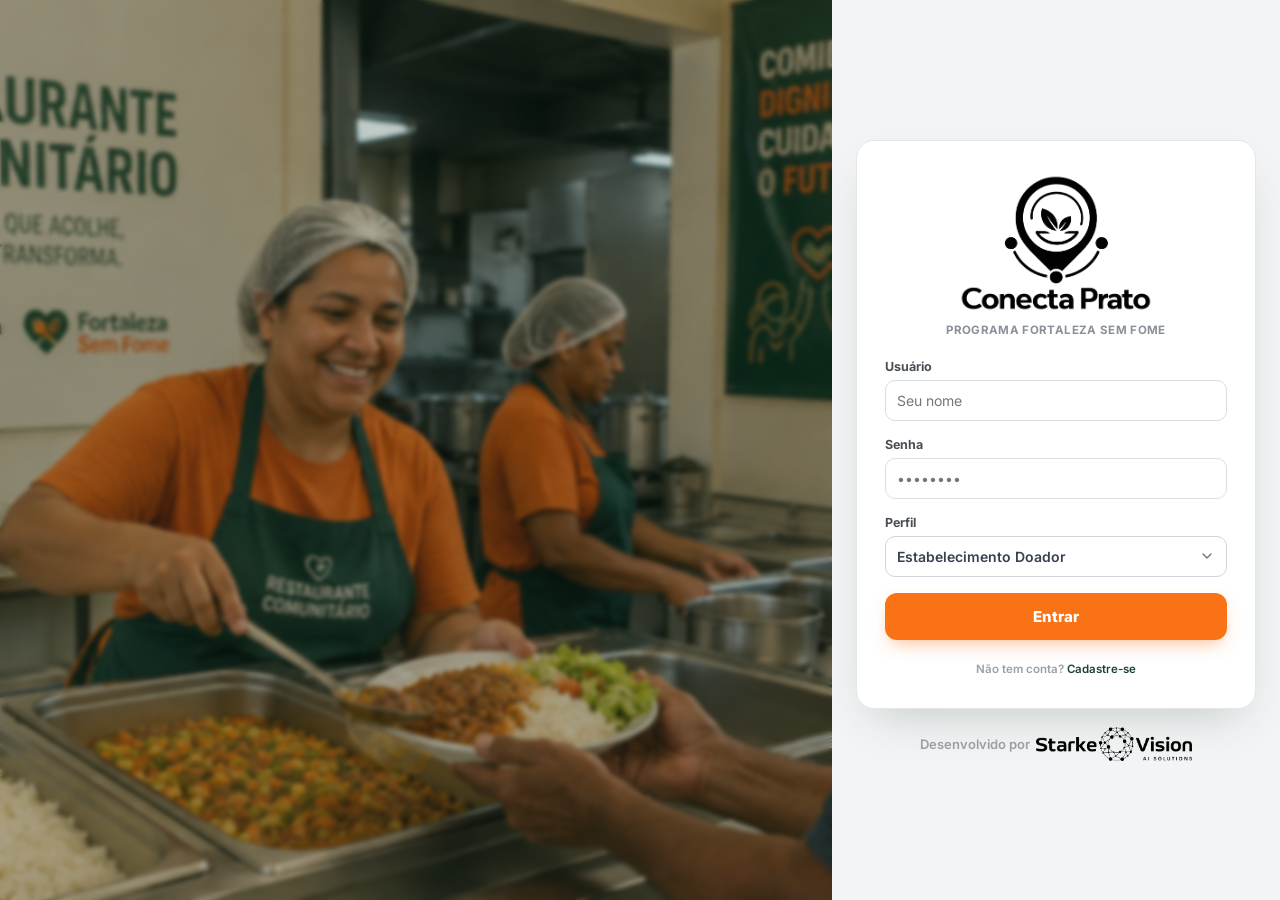
<file: index.html>
<!DOCTYPE html>
<html lang="pt-BR">
<head>
<meta charset="utf-8">
<meta name="viewport" content="width=device-width, initial-scale=1">
<title>Conecta Prato Fortaleza — Login</title>
<link rel="preconnect" href="https://fonts.googleapis.com">
<link href="https://fonts.googleapis.com/css2?family=Inter:wght@400;500;600;700;800;900&display=swap" rel="stylesheet">
<link rel="stylesheet" href="css/style.css">
<link rel="stylesheet" href="css/login.css">
</head>
<body>
  <div class="login-page">
    <div class="login-visual"></div>
    <div class="login-panel">
      <div class="login-card">
        <div class="login-brand">
          <img src="imgs/logo-cropped.png" alt="Conecta Prato Fortaleza" class="login-logo">
          <div class="login-subtitle">PROGRAMA FORTALEZA SEM FOME</div>
        </div>
        <form id="login-form" class="login-form">
          <div class="field">
            <label for="nome">Usuário</label>
            <input id="nome" type="text" placeholder="Seu nome" autocomplete="username" required>
          </div>
          <div class="field">
            <label for="senha">Senha</label>
            <input id="senha" type="password" placeholder="••••••••" autocomplete="current-password" required>
          </div>
          <div class="field">
            <label for="role">Perfil</label>
            <select id="role" required data-custom-select>
              <option value="doador">Estabelecimento Doador</option>
              <option value="receptora">Unidade Receptora</option>
              <option value="gestao">Gestão Pública</option>
              <option value="operador">Operador Logístico</option>
            </select>
          </div>
          <button type="submit" class="btn-entrar">Entrar</button>
        </form>
        <div class="login-hint">Não tem conta? <a href="cadastro.html">Cadastre-se</a></div>
      </div>
      <a class="made-by" href="https://starkevision.com.br" target="_blank" rel="noopener noreferrer">
        <span class="made-by-text">Desenvolvido por</span>
        <img src="imgs/logo-starke.png" alt="Starke Vision" class="made-by-logo">
      </a>
    </div>
  </div>
  <script src="js/auth.js"></script>
  <script src="js/common.js"></script>
  <script src="js/toast.js"></script>
  <script src="js/custom-select.js"></script>
  <script>
    // Validação só demonstrativa: credencial fixa admin/admin no front.
    document.getElementById('login-form').addEventListener('submit', (e) => {
      e.preventDefault();
      const nome = document.getElementById('nome').value.trim();
      const senha = document.getElementById('senha').value;
      const role = document.getElementById('role').value;
      if (nome !== 'admin' || senha !== 'admin') {
        showToast('error', 'Acesso negado', 'Usuário ou senha inválidos.');
        return;
      }
      login(nome, role);
    });
  </script>
</body>
</html>
</file>
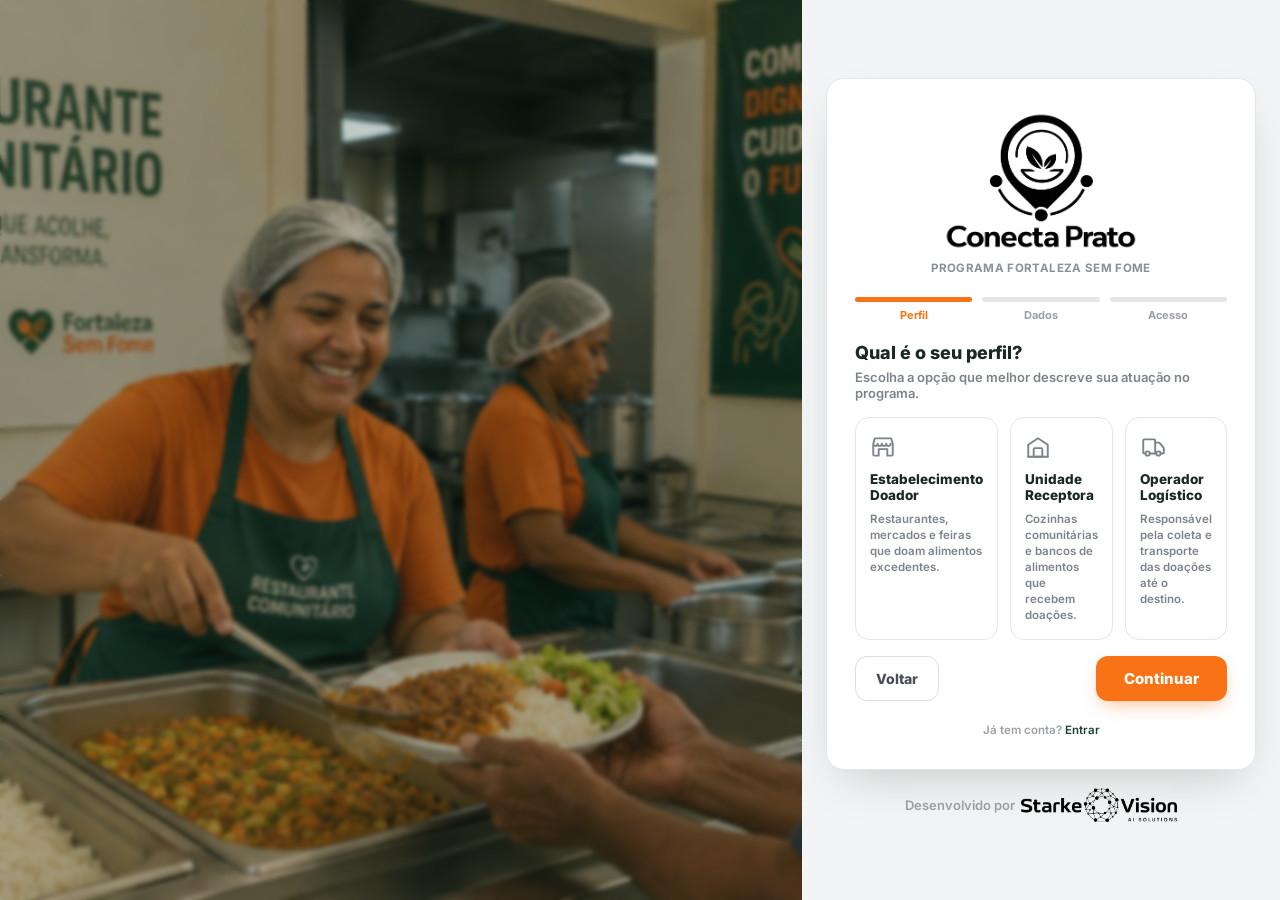
<file: cadastro.html>
<!DOCTYPE html>
<html lang="pt-BR">
<head>
<meta charset="utf-8">
<meta name="viewport" content="width=device-width, initial-scale=1">
<title>Conecta Prato Fortaleza — Cadastro</title>
<link rel="preconnect" href="https://fonts.googleapis.com">
<link href="https://fonts.googleapis.com/css2?family=Inter:wght@400;500;600;700;800;900&display=swap" rel="stylesheet">
<link rel="stylesheet" href="css/style.css">
<link rel="stylesheet" href="css/login.css">
<link rel="stylesheet" href="css/cadastro.css">
</head>
<body>
  <div class="login-page">
    <div class="login-visual"></div>
    <div class="login-panel">
      <div class="login-card cadastro-card">
        <div class="login-brand">
          <img src="imgs/logo-cropped.png" alt="Conecta Prato Fortaleza" class="login-logo">
          <div class="login-subtitle">PROGRAMA FORTALEZA SEM FOME</div>
        </div>
        <div id="app"></div>
        <div class="login-hint">Já tem conta? <a href="index.html">Entrar</a></div>
      </div>
      <a class="made-by" href="https://starkevision.com.br" target="_blank" rel="noopener noreferrer">
        <span class="made-by-text">Desenvolvido por</span>
        <img src="imgs/logo-starke.png" alt="Starke Vision" class="made-by-logo">
      </a>
    </div>
  </div>
  <script src="js/auth.js"></script>
  <script src="js/common.js"></script>
  <script src="js/custom-select.js"></script>
  <script src="js/cadastro.js"></script>
</body>
</html>
</file>
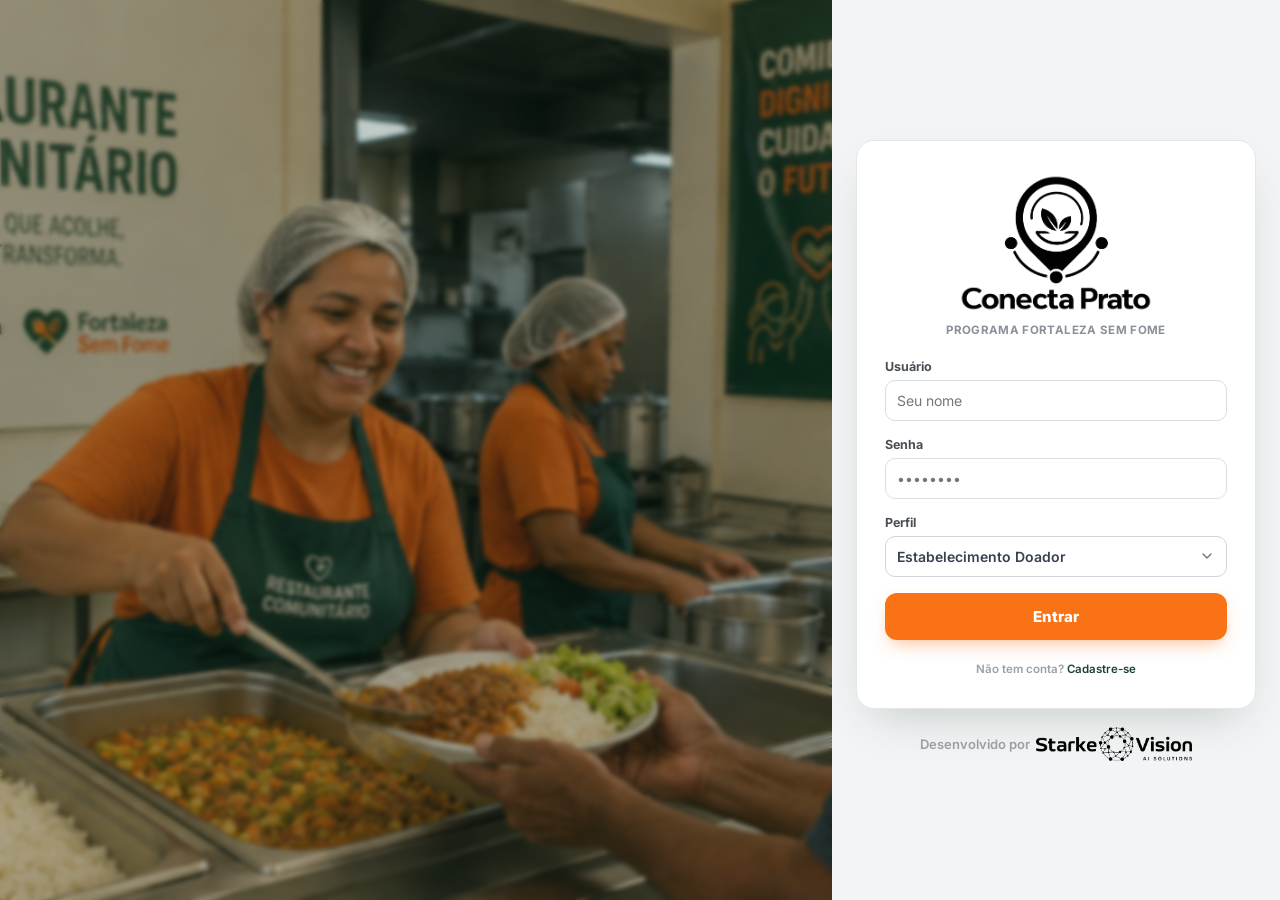
<file: pages/doador.html>
<!DOCTYPE html>
<html lang="pt-BR">
<head>
<meta charset="utf-8">
<meta name="viewport" content="width=device-width, initial-scale=1">
<title>Conecta Prato Fortaleza — Doador</title>
<link rel="preconnect" href="https://fonts.googleapis.com">
<link href="https://fonts.googleapis.com/css2?family=Inter:wght@400;500;600;700;800;900&display=swap" rel="stylesheet">
<link rel="stylesheet" href="../css/style.css">
</head>
<body>
<div id="page">
  <div class="topbar">
    <div class="brand">
      <img src="../imgs/logo-cropped.png" alt="Conecta Prato Fortaleza" class="brand-logo">
      <span class="brand-subtitle">PROGRAMA FORTALEZA SEM FOME</span>
    </div>
    <div id="account-bar"></div>
  </div>
  <div id="app"></div>
</div>
<footer class="app-footer app-footer--dashboard">
  <a class="made-by" href="https://starkevision.com.br" target="_blank" rel="noopener noreferrer">
    <span class="made-by-text">Desenvolvido por</span>
    <img src="../imgs/logo-starke.png" alt="Starke Vision" class="made-by-logo">
  </a>
</footer>
<script src="../js/auth.js"></script>
<script src="../js/common.js"></script>
<script src="../js/toast.js"></script>
<script src="../js/custom-select.js"></script>
<script src="../js/shared-state.js"></script>
<script src="../js/doador.js"></script>
</body>
</html>
</file>
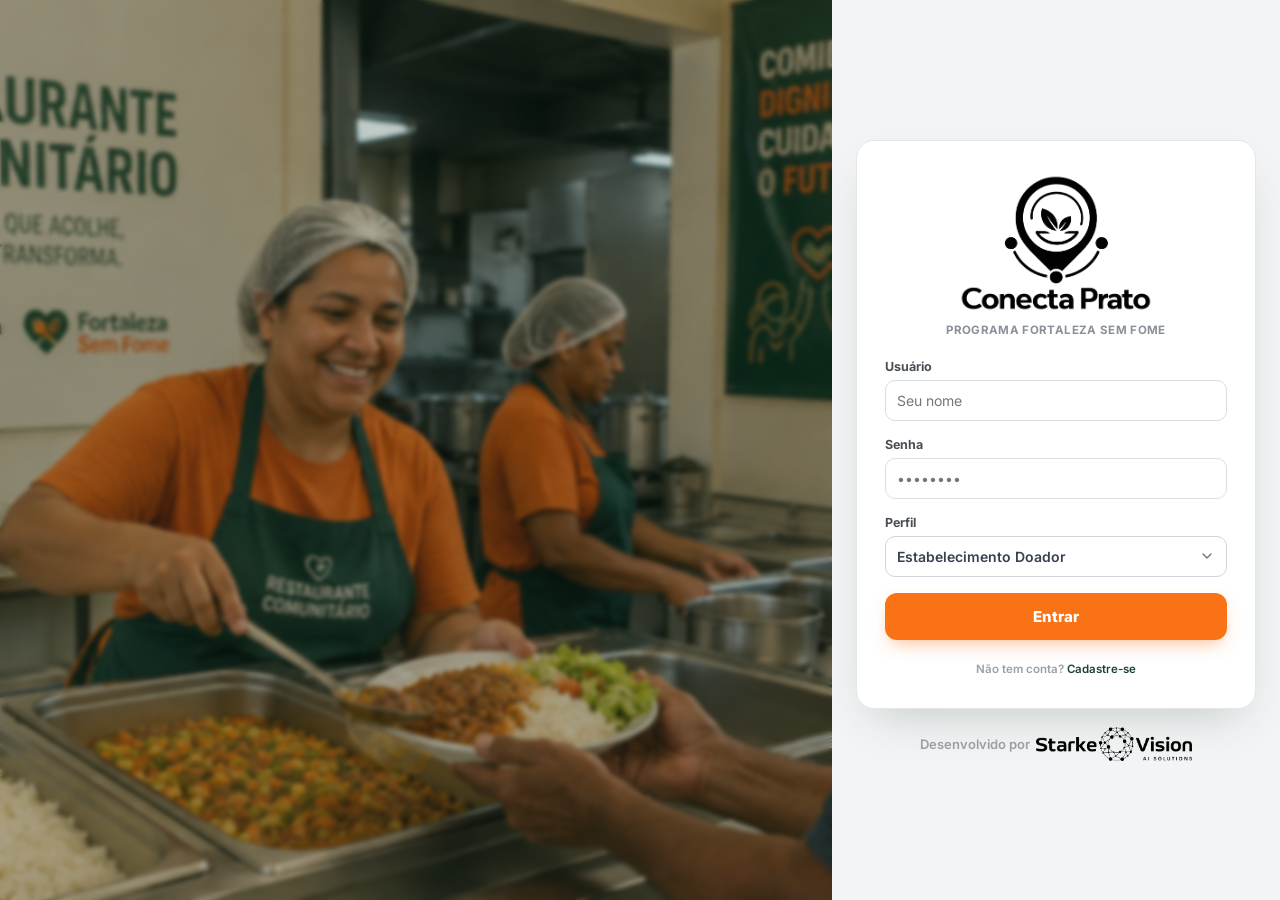
<file: pages/gestao.html>
<!DOCTYPE html>
<html lang="pt-BR">
<head>
<meta charset="utf-8">
<meta name="viewport" content="width=device-width, initial-scale=1">
<title>Conecta Prato Fortaleza — Gestão Pública</title>
<link rel="preconnect" href="https://fonts.googleapis.com">
<link href="https://fonts.googleapis.com/css2?family=Inter:wght@400;500;600;700;800;900&display=swap" rel="stylesheet">
<link rel="stylesheet" href="../css/style.css">
</head>
<body>
<div id="page">
  <div class="topbar">
    <div class="brand">
      <img src="../imgs/logo-cropped.png" alt="Conecta Prato Fortaleza" class="brand-logo">
      <span class="brand-subtitle">PROGRAMA FORTALEZA SEM FOME</span>
    </div>
    <div id="account-bar"></div>
  </div>
  <div id="app"></div>
</div>
<footer class="app-footer app-footer--dashboard">
  <a class="made-by" href="https://starkevision.com.br" target="_blank" rel="noopener noreferrer">
    <span class="made-by-text">Desenvolvido por</span>
    <img src="../imgs/logo-starke.png" alt="Starke Vision" class="made-by-logo">
  </a>
</footer>
<script src="../js/auth.js"></script>
<script src="../js/common.js"></script>
<script src="../js/toast.js"></script>
<script src="../js/custom-select.js"></script>
<script src="../js/shared-state.js"></script>
<script src="../js/gestao.js"></script>
</body>
</html>
</file>
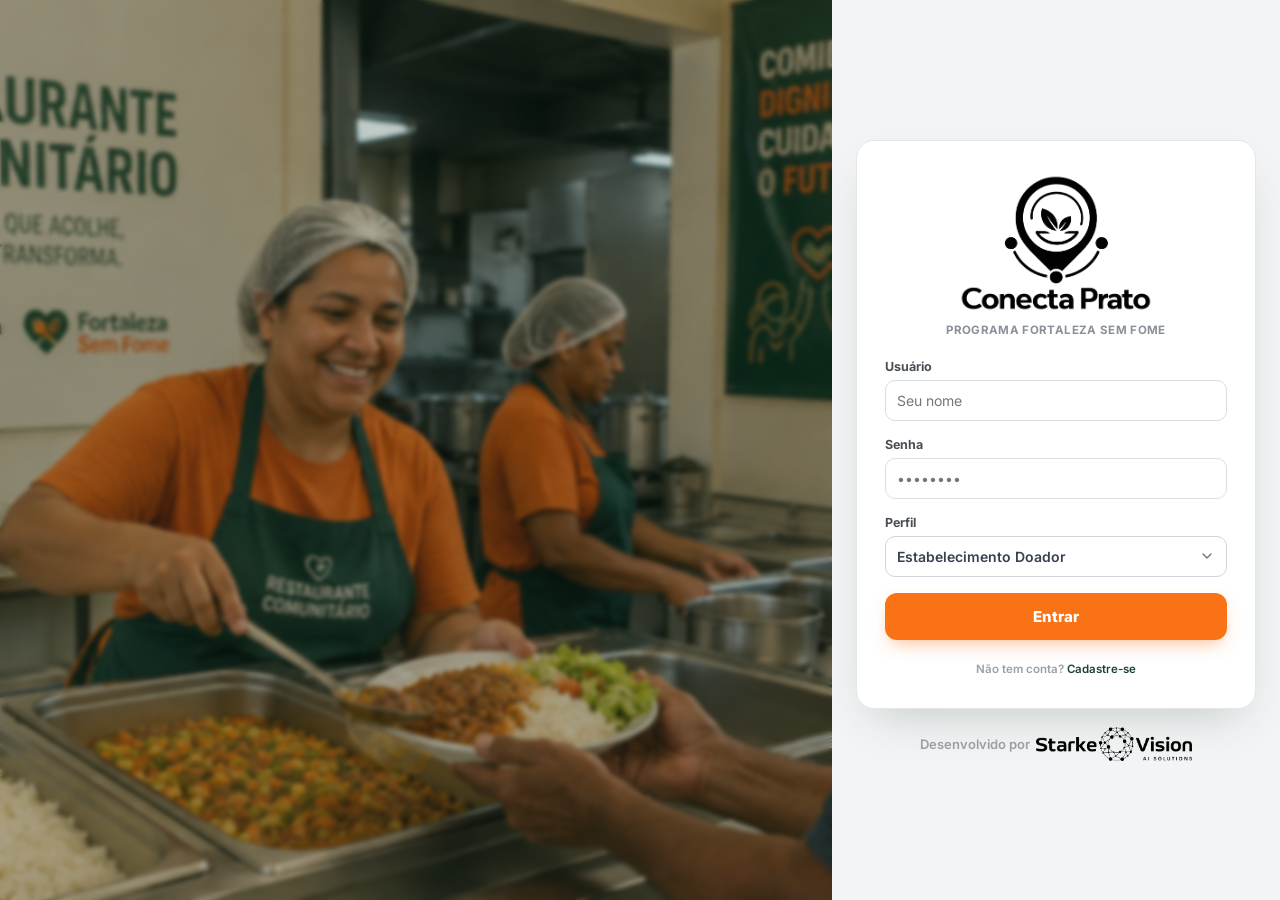
<file: pages/operador.html>
<!DOCTYPE html>
<html lang="pt-BR">
<head>
<meta charset="utf-8">
<meta name="viewport" content="width=device-width, initial-scale=1">
<title>Conecta Prato Fortaleza — Operador</title>
<link rel="preconnect" href="https://fonts.googleapis.com">
<link href="https://fonts.googleapis.com/css2?family=Inter:wght@400;500;600;700;800;900&display=swap" rel="stylesheet">
<link rel="stylesheet" href="../css/style.css">
</head>
<body>
<div id="page">
  <div class="topbar">
    <div class="brand">
      <img src="../imgs/logo-cropped.png" alt="Conecta Prato Fortaleza" class="brand-logo">
      <span class="brand-subtitle">PROGRAMA FORTALEZA SEM FOME</span>
    </div>
    <div id="account-bar"></div>
  </div>
  <div id="app"></div>
</div>
<footer class="app-footer app-footer--dashboard">
  <a class="made-by" href="https://starkevision.com.br" target="_blank" rel="noopener noreferrer">
    <span class="made-by-text">Desenvolvido por</span>
    <img src="../imgs/logo-starke.png" alt="Starke Vision" class="made-by-logo">
  </a>
</footer>
<script src="../js/auth.js"></script>
<script src="../js/common.js"></script>
<script src="../js/toast.js"></script>
<script src="../js/custom-select.js"></script>
<script src="../js/shared-state.js"></script>
<script src="../js/operador.js"></script>
</body>
</html>
</file>
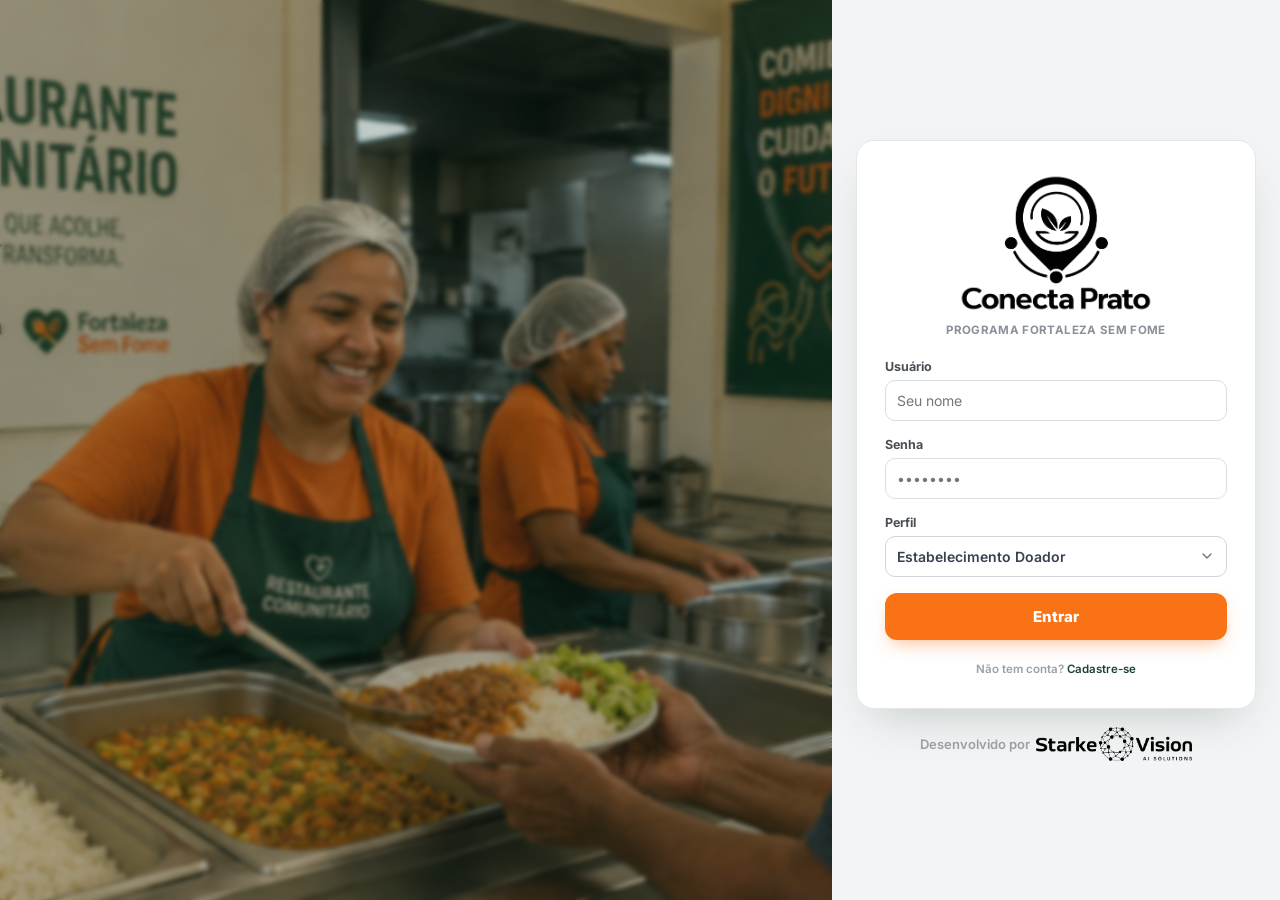
<file: pages/receptora.html>
<!DOCTYPE html>
<html lang="pt-BR">
<head>
<meta charset="utf-8">
<meta name="viewport" content="width=device-width, initial-scale=1">
<title>Conecta Prato Fortaleza — Receptora</title>
<link rel="preconnect" href="https://fonts.googleapis.com">
<link href="https://fonts.googleapis.com/css2?family=Inter:wght@400;500;600;700;800;900&display=swap" rel="stylesheet">
<link rel="stylesheet" href="../css/style.css">
</head>
<body>
<div id="page">
  <div class="topbar">
    <div class="brand">
      <img src="../imgs/logo-cropped.png" alt="Conecta Prato Fortaleza" class="brand-logo">
      <span class="brand-subtitle">PROGRAMA FORTALEZA SEM FOME</span>
    </div>
    <div id="account-bar"></div>
  </div>
  <div id="app"></div>
</div>
<footer class="app-footer app-footer--dashboard">
  <a class="made-by" href="https://starkevision.com.br" target="_blank" rel="noopener noreferrer">
    <span class="made-by-text">Desenvolvido por</span>
    <img src="../imgs/logo-starke.png" alt="Starke Vision" class="made-by-logo">
  </a>
</footer>
<script src="../js/auth.js"></script>
<script src="../js/common.js"></script>
<script src="../js/toast.js"></script>
<script src="../js/custom-select.js"></script>
<script src="../js/shared-state.js"></script>
<script src="../js/receptora.js"></script>
</body>
</html>
</file>
<file: css/style.css>
:root{
  --color-primary:#1b4332;
  --color-primary-dark:#123024;
  --color-accent:#f97316;
  --color-institutional:#2E5FA3;
  --color-ink:#374151;
  --color-muted:#7C838B;
  --color-border:#E4E6E8;
  --color-bg:#F3F4F5;

  /* escala de espaçamento — usar sempre um destes valores */
  --space-1:8px;
  --space-2:16px;
  --space-3:24px;
  --space-4:32px;
  --space-5:40px;

  /* escala de raio de borda */
  --radius-sm:10px;
  --radius-md:14px;
  --radius-lg:18px;

  /* larguras máximas de conteúdo */
  --content-max-wide:1200px;   /* dashboards (receptora, gestão) */
  --content-max-form:640px;    /* formulários estreitos dentro de um dashboard */
  --content-max-app:720px;     /* painel estilo app (doador, operador) */

  --topbar-h:84px;       /* altura do cabeçalho fixo */
  --sidebar-w:248px;     /* largura da sidebar fixa (receptora, gestão) */
  --footer-h:34px;       /* altura do rodapé fixo "desenvolvido por" */
}
*{ box-sizing:border-box; }
html, body{ margin:0; height:100%; }
body{ font-family:'Inter', sans-serif; color:var(--color-ink); background:var(--color-bg); }
::-webkit-scrollbar{ width:8px; height:8px; }
::-webkit-scrollbar-thumb{ background:#D8DCDF; border-radius:8px; }
a{ color:var(--color-primary); cursor:pointer; text-decoration:none; }
a:hover{ color:var(--color-primary-dark); }
select, input, textarea, button{ font-family:'Inter', sans-serif; }
button{ cursor:pointer; }

/* Estilo nativo do <select> — usado como fallback enquanto js/custom-select.js
   não processa o elemento (ou caso o JS falhe ao carregar). Uma vez
   processado, o select real fica oculto (ver regra `[data-cs-enhanced]`
   abaixo) e a aparência passa a vir do componente .custom-select. */
select{
  appearance:none; -webkit-appearance:none; -moz-appearance:none;
  width:100%; box-sizing:border-box;
  border:1px solid #d1d5db; border-radius:var(--radius-sm); padding:11px 38px 11px 11px;
  font-size:14px; font-weight:600; line-height:1.3; color:#374151;
  background-color:#fff;
  background-image:url("data:image/svg+xml,%3Csvg xmlns='http://www.w3.org/2000/svg' width='24' height='24' viewBox='0 0 24 24' fill='none' stroke='%236b7280' stroke-width='2' stroke-linecap='round' stroke-linejoin='round'%3E%3Cpath d='m6 9 6 6 6-6'/%3E%3C/svg%3E");
  background-repeat:no-repeat; background-position:right 12px center; background-size:16px 16px;
  cursor:pointer; transition:border-color .15s ease, box-shadow .15s ease, color .15s ease;
}
select:hover{ border-color:#9ca3af; }
select:focus{ outline:none; border-color:#1b4332; box-shadow:0 0 0 3px rgba(27,67,50,.14); }
select:disabled{ opacity:.6; cursor:not-allowed; }
select::-ms-expand{ display:none; }
select option{ background:#fff; color:#374151; font-weight:500; padding:8px 12px; }
select option:checked, select option:hover, select option:focus{ background:#fff7ed; color:#c2410c; }

select.select-mini{
  width:auto;
  border:1px solid transparent; border-radius:9px; padding:9px 26px 9px 12px;
  font-size:12.5px; font-weight:700; line-height:1.3; color:#4A4F55;
  background-color:#F6F7F5;
  background-position:right 8px center; background-size:14px 14px;
}
select.select-mini:hover{ border-color:#d1d5db; background-color:#F1F3EF; }
select.select-mini:focus{ box-shadow:0 0 0 3px rgba(27,67,50,.12); }

/* Neutraliza o autofill amarelo do Chrome em todos os inputs do sistema */
input:-webkit-autofill,
input:-webkit-autofill:hover,
input:-webkit-autofill:focus,
input:-webkit-autofill:active{
  -webkit-box-shadow:0 0 0 1000px #fff inset;
  -webkit-text-fill-color:#374151;
  caret-color:#374151;
  transition:background-color 5000s ease-in-out 0s;
}

/* ── componente <select> customizado (js/custom-select.js) ────────────── */

/* select original: mantido no DOM (valor/eventos/validação) mas invisível
   assim que o componente assume — técnica "visually hidden", não display:none,
   para não ser excluído da validação nativa de formulário. */
select[data-cs-enhanced]{
  position:absolute !important; width:1px !important; height:1px !important;
  padding:0 !important; margin:-1px !important; overflow:hidden !important;
  clip:rect(0,0,0,0) !important; white-space:nowrap !important; border:0 !important;
}

.custom-select{ position:relative; width:100%; }
.custom-select.is-mini{ width:auto; display:inline-block; }

.select-trigger{
  width:100%; box-sizing:border-box; display:flex; align-items:center; justify-content:space-between; gap:8px;
  border:1px solid #d1d5db; border-radius:var(--radius-sm); padding:11px;
  background:#fff; font-family:'Inter', sans-serif; font-size:14px; font-weight:600; color:#374151;
  text-align:left; cursor:pointer; transition:border-color .15s ease, box-shadow .15s ease;
}
.select-trigger-label{ overflow:hidden; text-overflow:ellipsis; white-space:nowrap; }
.select-trigger-chevron{ flex:0 0 auto; display:flex; color:#6b7280; transition:transform .15s ease; }
.select-trigger:hover{ border-color:#9ca3af; }
.select-trigger:focus-visible{ outline:none; }
.custom-select.is-open .select-trigger,
.select-trigger:focus-visible{ border-color:#1b4332; box-shadow:0 0 0 3px rgba(27,67,50,.14); }
.custom-select.is-open .select-trigger-chevron{ transform:rotate(180deg); }
.select-trigger:disabled{ opacity:.6; cursor:not-allowed; }

.select-options{
  list-style:none; margin:6px 0 0; padding:6px; position:absolute; top:100%; left:0; right:0;
  background:#fff; border:1px solid #e5e7eb; border-radius:10px; box-shadow:0 4px 12px rgba(0,0,0,.08);
  max-height:260px; overflow-y:auto; z-index:1000;
  opacity:0; transform:translateY(-4px); pointer-events:none; transition:opacity .12s ease, transform .12s ease;
}
.custom-select.is-open .select-options{ opacity:1; transform:translateY(0); pointer-events:auto; }

.select-option{
  display:flex; align-items:center; justify-content:space-between; gap:10px;
  padding:9px 10px; border-radius:7px; font-size:13.5px; font-weight:500; color:#374151; cursor:pointer;
}
.select-option:hover, .select-option.is-active{ background:#fff7ed; color:#c2410c; }
.select-option.selected{ font-weight:600; }
.select-option-check{ opacity:0; flex:0 0 auto; display:flex; color:#c2410c; }
.select-option.selected .select-option-check{ opacity:1; }

.custom-select.is-mini .select-trigger{
  width:auto; border-radius:9px; padding:9px 10px 9px 12px; font-size:12.5px; font-weight:700; color:#4A4F55;
  background-color:#F6F7F5; border-color:transparent;
}
.custom-select.is-mini .select-trigger:hover{ border-color:#d1d5db; background-color:#F1F3EF; }
.custom-select.is-mini.is-open .select-trigger{ border-color:#1b4332; box-shadow:0 0 0 3px rgba(27,67,50,.12); }
.custom-select.is-mini .select-trigger-chevron svg{ width:14px; height:14px; }
.custom-select.is-mini .select-options{ left:0; right:auto; min-width:220px; }

#page{ min-height:100vh; display:flex; flex-direction:column; }
#app{ flex:1; display:flex; flex-direction:column; }

.topbar{
  min-height:var(--topbar-h); flex:0 0 auto; background:#FFFFFF; border-bottom:1px solid var(--color-border);
  display:flex; align-items:center; justify-content:space-between; padding:var(--space-1) var(--space-4);
  gap:var(--space-2); position:sticky; top:0; z-index:50;
}
.brand{ display:flex; align-items:center; gap:var(--space-2); }
.brand-logo{ height:64px; width:auto; display:block; }
.brand-subtitle{ font-size:11.5px; color:#8A9099; font-weight:700; letter-spacing:.02em; }

.account-bar{ display:flex; align-items:center; gap:var(--space-2); }
.account-info{ text-align:right; line-height:1.2; }
.account-name{ font-size:13px; font-weight:800; color:var(--color-primary); }
.account-role{ font-size:11px; color:var(--color-muted); font-weight:700; }

.account-bell{
  position:relative; display:flex; align-items:center; justify-content:center;
  background:none; border:none; padding:4px; cursor:pointer; flex:0 0 auto;
}
.account-bell-badge{
  position:absolute; top:0; right:0; min-width:15px; height:15px; padding:0 3px;
  display:flex; align-items:center; justify-content:center; border-radius:20px;
  background:var(--color-accent); color:#fff; font-size:10px; font-weight:800; line-height:1;
  border:1.5px solid #fff;
}
.btn-logout{
  border:none; border-radius:9px; padding:var(--space-1) var(--space-2); font-size:12.5px; font-weight:800;
  cursor:pointer; background:var(--color-accent); color:#fff;
}

/* ── shell app-estilo-cartão (doador, operador) ────────────────── */
.card-shell{
  flex:1; display:flex; justify-content:center;
  padding:var(--space-4) var(--space-3) var(--space-4);
  padding-bottom:calc(var(--space-4) + var(--footer-h));
  background:#EFF1F0;
}
.card-shell-inner{ width:100%; max-width:var(--content-max-app); }
.app-card{
  display:flex; flex-direction:column; background:#F6F7F5; border-radius:var(--radius-md);
  overflow:hidden; box-shadow:0 1px 3px rgba(0,0,0,.06); border:1px solid var(--color-border);
}
.app-card-body{ flex:1; overflow-y:auto; padding:var(--space-2) var(--space-2) var(--space-1); }
.app-card-tabbar{
  flex:0 0 auto; display:flex; border-top:1px solid var(--color-border); background:#fff; padding:6px 4px 2px;
}

/* ── shell sidebar + conteúdo (receptora, gestão) ──────────────── */
.app-shell{ flex:1; display:flex; min-height:0; position:relative; }
.app-sidebar{
  width:var(--sidebar-w); flex:0 0 auto; padding:var(--space-3) var(--space-2);
  display:flex; flex-direction:column; gap:4px; overflow-y:auto;
  position:fixed; top:var(--topbar-h); left:0; height:calc(100vh - var(--topbar-h)); z-index:40;
}
.app-sidebar-label{ font-size:11px; font-weight:800; letter-spacing:.05em; padding:0 10px var(--space-1); }
.app-content{ flex:1; padding:var(--space-4); padding-bottom:calc(var(--space-4) + var(--footer-h)); overflow-y:auto; min-width:0; margin-left:var(--sidebar-w); }

.sidebar-toggle{
  display:none; align-items:center; gap:8px; background:#fff; border:1px solid var(--color-border);
  border-radius:var(--radius-sm); padding:10px 14px; font-size:13px; font-weight:700; color:var(--color-ink);
  cursor:pointer; margin:var(--space-2) var(--space-2) 0;
}
.sidebar-toggle-icon{ display:flex; flex-direction:column; gap:3px; width:16px; flex:0 0 auto; }
.sidebar-toggle-icon span{ display:block; height:2px; background:currentColor; border-radius:1px; }
.sidebar-backdrop{ display:none; }

.content-wide{ max-width:var(--content-max-wide); margin:0 auto; display:flex; flex-direction:column; gap:var(--space-3); width:100%; }
.content-form{ max-width:var(--content-max-form); margin:0 auto; display:flex; flex-direction:column; gap:var(--space-3); width:100%; }
.split-row{ max-width:var(--content-max-wide); margin:0 auto; display:flex; gap:var(--space-4); width:100%; }
.split-row > .split-aside{ width:260px; flex:0 0 auto; }
.split-row > .split-main{ flex:1; min-width:0; }

/* ── cards, listas, linhas ──────────────────────────────────────── */
.card{
  background:#fff; border:1px solid var(--color-border); border-radius:var(--radius-md); padding:var(--space-3);
  box-shadow:0 1px 3px rgba(0,0,0,.06);
}
.card--hoverable{ transition:box-shadow .15s ease, transform .15s ease; }
.card--hoverable:hover{ box-shadow:0 6px 16px rgba(0,0,0,.09); transform:translateY(-1px); }

.list-stack{ display:flex; flex-direction:column; gap:var(--space-1); }
.list-item{ background:#fff; border:1px solid var(--color-border); border-radius:var(--radius-sm); padding:var(--space-2); }

.kpi-section{ display:flex; flex-direction:column; gap:var(--space-1); }
.kpi-section-title{ font-size:11px; font-weight:700; color:var(--color-muted); text-transform:uppercase; letter-spacing:.06em; }
.kpi-grid{ display:grid; gap:var(--space-2); }
.kpi-grid-2{ grid-template-columns:repeat(2,1fr); }
.kpi-grid-3{ grid-template-columns:repeat(3,1fr); }
.kpi-grid-4{ grid-template-columns:repeat(4,1fr); }

.row-card{
  background:#fff; border:1px solid var(--color-border); border-radius:var(--radius-md);
  padding:var(--space-2) var(--space-3); display:flex; align-items:center; gap:var(--space-3); flex-wrap:wrap;
  box-shadow:0 1px 3px rgba(0,0,0,.06); transition:box-shadow .15s ease, border-color .15s ease;
  min-height:84px;
}
.row-card:hover{ box-shadow:0 4px 14px rgba(0,0,0,.08); border-color:#D5DADD; }
.row-card.is-expanded{ border-radius:var(--radius-md) var(--radius-md) 0 0; }

/* ── busca de encaixe + comparação de unidades candidatas (compatibilização) ── */
.oferta-block{ display:flex; flex-direction:column; }
.row-trailing{
  margin-left:auto; flex:0 0 auto; display:flex; flex-direction:column; align-items:flex-end; gap:8px;
}
.row-actions{ display:flex; gap:8px; }
.row-buscando{
  display:flex; align-items:center; gap:8px; font-size:12.5px; font-weight:700; color:#7C838B; white-space:nowrap;
}
.compare-link{
  display:flex; align-items:center; gap:6px; background:none; border:none; padding:0;
  font-size:12px; font-weight:700; color:var(--color-institutional); cursor:pointer; white-space:nowrap;
}
.compare-link:hover{ color:#1E4278; text-decoration:underline; }
.chevron-icon{ transition:transform .25s ease; flex:0 0 auto; }
.chevron-icon.is-open{ transform:rotate(180deg); }
.compare-empty{ font-size:13px; color:#4A4F55; font-weight:600; }

.compare-panel{
  background:#f9fafb; border:1px solid var(--color-border); border-top:1px solid #EEF0F0;
  border-radius:0 0 var(--radius-md) var(--radius-md); padding:var(--space-3);
  margin-top:-1px; animation:comparePanelIn .35s ease;
}
@keyframes comparePanelIn{ from{ opacity:0; transform:translateY(-6px); } to{ opacity:1; transform:translateY(0); } }
.compare-grid{ display:grid; gap:var(--space-2); }
.compare-grid-2{ grid-template-columns:repeat(2,1fr); }
.compare-grid-3{ grid-template-columns:repeat(3,1fr); }

.compare-col{
  background:#fff; border:1.5px solid var(--color-border); border-radius:var(--radius-sm);
  padding:var(--space-2); position:relative;
}
.compare-col.is-recommended{ border-color:var(--color-primary); border-width:2px; }
.compare-col.is-chosen{ border-color:var(--color-accent); border-width:2px; background:#FFF7ED; }
.compare-badge{
  position:absolute; top:-11px; left:14px; background:var(--color-primary); color:#fff;
  font-size:10px; font-weight:800; letter-spacing:.03em; text-transform:uppercase;
  padding:3px 10px; border-radius:20px;
  animation:compareBadgeIn .3s ease .35s backwards;
}
.compare-badge--selected{ background:var(--color-accent); }
@keyframes compareBadgeIn{ from{ opacity:0; transform:translateY(-4px) scale(.9); } to{ opacity:1; transform:translateY(0) scale(1); } }
.compare-col-title{ font-size:13.5px; font-weight:800; color:#182A22; margin-top:4px; }
.compare-col-sub{ font-size:11.5px; color:#7C838B; font-weight:600; }
.compare-status{
  display:inline-flex; align-items:center; gap:5px; width:fit-content;
  font-size:11px; font-weight:800; padding:3px 9px; border-radius:20px; margin:8px 0;
}
.compare-status--confirmed{ background:#DCEEE4; color:#1E6B4E; }
.compare-status--available{ background:#F1F2F3; color:#7C838B; border:1px solid var(--color-border); }
.compare-col-freq{ font-size:11px; font-weight:700; margin-bottom:10px; }
.compare-criteria{ display:flex; flex-direction:column; gap:6px; }
.compare-criterion{ display:flex; justify-content:space-between; align-items:flex-start; gap:8px; font-size:12px; color:#4A4F55; font-weight:600; }
.compare-criterion > span:first-child{ padding-top:1px; }
.compare-crit-val{ display:flex; align-items:center; gap:6px; font-weight:700; color:#182A22; white-space:nowrap; }
.compare-select-btn{
  display:block; width:100%; margin-top:12px; border:1px solid var(--color-border); background:#fff;
  color:var(--color-institutional); border-radius:8px; padding:8px 10px; font-size:11.5px; font-weight:700; cursor:pointer;
}
.compare-select-btn:hover{ background:#F3F8F5; border-color:var(--color-primary); color:var(--color-primary); }

/* ── animação de verificação ao expandir uma oferta com disputa ────── */
.verify-panel{
  background:#f9fafb; border:1px solid var(--color-border); border-top:1px solid #EEF0F0;
  border-radius:0 0 var(--radius-md) var(--radius-md); padding:var(--space-3);
  margin-top:-1px; display:flex; flex-direction:column; gap:14px;
  animation:comparePanelIn .25s ease;
}
.verify-step{ display:flex; align-items:center; gap:10px; font-size:13px; font-weight:700; color:#B9C0C6; transition:color .2s ease; }
.verify-step.is-active{ color:#4A4F55; }
.verify-step.is-done{ color:#182A22; }
.verify-step-icon{ width:18px; height:18px; display:flex; align-items:center; justify-content:center; flex:0 0 auto; }
.verify-dot{ width:7px; height:7px; border-radius:50%; background:#DADFE1; }
.verify-spinner{
  width:15px; height:15px; border-radius:50%; border:2px solid #E4E6E8; border-top-color:var(--color-institutional);
  animation:verifySpin .7s linear infinite;
}
.verify-check{ animation:verifyCheckIn .35s ease; }
@keyframes verifySpin{ to{ transform:rotate(360deg); } }
@keyframes verifyCheckIn{ from{ opacity:0; transform:scale(.5); } to{ opacity:1; transform:scale(1); } }

/* ── status de confirmação (compatibilização) ──────────────────────── */
.row-confirmed{ display:flex; flex-direction:column; align-items:flex-end; gap:5px; }
.status-pill{ display:inline-flex; align-items:center; gap:6px; padding:6px 12px; border-radius:20px; font-size:11.5px; font-weight:800; white-space:nowrap; }
.status-pill--transporting{ background:var(--color-accent); color:#fff; }
.transport-tag{ font-size:11px; font-weight:700; color:#7C838B; }

/* ── rastreamento de entregas (unidade receptora) ───────────────────── */
.delivery-card{ display:flex; flex-direction:column; gap:var(--space-2); }
.delivery-header{ font-size:14.5px; font-weight:800; color:#182A22; }
.delivery-sub{ font-size:12.5px; color:#7C838B; font-weight:600; margin-top:2px; }

.delivery-stepper{ display:flex; align-items:flex-start; }
.delivery-step{ display:flex; flex-direction:column; align-items:center; gap:6px; flex:0 0 auto; width:104px; }
.delivery-step-dot{
  width:26px; height:26px; border-radius:50%; display:flex; align-items:center; justify-content:center;
  font-size:13px; font-weight:800; color:#9AA0A6; background:#EAECED; border:2px solid #EAECED;
}
.delivery-step.is-done .delivery-step-dot{ background:var(--color-primary-dark); border-color:var(--color-primary-dark); color:#fff; }
.delivery-step.is-current .delivery-step-dot{ background:var(--color-accent); border-color:var(--color-accent); color:#fff; }
.delivery-step-label{ font-size:11.5px; font-weight:700; color:#9AA0A6; text-align:center; }
.delivery-step.is-done .delivery-step-label{ color:var(--color-primary-dark); }
.delivery-step.is-current .delivery-step-label{ color:var(--color-accent); }
.delivery-step-line{ flex:1 1 auto; height:2px; background:#EAECED; margin-top:12px; }
.delivery-step-line.is-done{ background:var(--color-primary-dark); }

.delivery-footer{ display:flex; align-items:center; justify-content:space-between; flex-wrap:wrap; gap:10px; }
.delivery-transport{ display:flex; align-items:center; gap:7px; font-size:12.5px; color:#4A4F55; font-weight:700; }
.delivery-eta{ font-size:12.5px; font-weight:800; color:var(--color-accent); }

.empty-state{
  display:flex; flex-direction:column; align-items:center; justify-content:center; gap:10px;
  padding:var(--space-5) var(--space-3); color:#9AA0A6; text-align:center;
}
.empty-state-text{ font-size:13.5px; font-weight:700; }

/* ── toast reutilizável (js/toast.js) — pilha no canto superior direito ── */
.toast-stack{
  position:fixed; top:calc(var(--topbar-h) + 14px); right:20px; z-index:600;
  display:flex; flex-direction:column; gap:10px; max-width:360px;
}
.toast{
  position:relative; display:flex; align-items:flex-start; gap:12px;
  background:#fff; border-radius:var(--radius-md); box-shadow:0 10px 30px rgba(0,0,0,.18);
  padding:16px 40px 16px 16px; border-left:4px solid transparent; animation:toastIn .25s ease;
}
.toast--success{ border-left-color:#1E6B4E; }
.toast--error{ border-left-color:#B23434; }
.toast-icon{ flex:0 0 auto; }
.toast-title{ font-size:14px; font-weight:800; color:#182A22; }
.toast-text{ font-size:12.5px; font-weight:600; color:#4A4F55; margin-top:2px; line-height:1.4; }
.toast-close{
  position:absolute; top:8px; right:10px; border:none; background:none; font-size:16px; line-height:1;
  color:#9AA0A6; cursor:pointer;
}
.toast-close:hover{ color:#4A4F55; }
@keyframes toastIn{ from{ opacity:0; transform:translateY(-10px); } to{ opacity:1; transform:translateY(0); } }
@keyframes toastOut{ from{ opacity:1; transform:translateY(0); } to{ opacity:0; transform:translateY(-8px); } }

/* ── item de lista selecionável (ex.: seletor de lote na auditoria) ────── */
.pick-item{ transition:box-shadow .15s ease, border-color .15s ease; }
.pick-item:not(.is-active):hover{ box-shadow:0 4px 14px rgba(0,0,0,.07); border-color:#D5DADD; }

/* ── modal "Confirmar destinação" (compatibilização) ───────────────── */
.modal-overlay{
  position:fixed; inset:0; background:rgba(15,23,20,.55); z-index:400;
  display:flex; align-items:center; justify-content:center; padding:var(--space-3);
  animation:modalOverlayIn .18s ease;
}
.modal-card{
  background:#fff; border-radius:var(--radius-lg); padding:var(--space-4); width:100%; max-width:520px;
  box-shadow:0 20px 60px rgba(0,0,0,.28); animation:modalCardIn .22s ease;
}
.modal-header{ display:flex; justify-content:space-between; align-items:flex-start; gap:12px; margin-bottom:18px; }
.modal-title{ font-size:18px; font-weight:800; color:#182A22; }
.modal-subtitle{ font-size:13px; color:#7C838B; font-weight:600; margin-top:4px; }
.modal-close{
  border:none; background:#F6F7F5; width:30px; height:30px; border-radius:8px; font-size:18px; line-height:1;
  color:#7C838B; cursor:pointer; flex:0 0 auto;
}
.modal-close:hover{ background:#EDEFEF; color:#4A4F55; }
.modal-question{ font-size:13.5px; font-weight:700; color:#4A4F55; margin-bottom:12px; }
.modal-actions{ display:flex; justify-content:flex-end; gap:10px; margin-top:22px; }
@keyframes modalOverlayIn{ from{ opacity:0; } to{ opacity:1; } }
@keyframes modalCardIn{ from{ opacity:0; transform:translateY(8px) scale(.98); } to{ opacity:1; transform:translateY(0) scale(1); } }

.transport-options{ display:grid; grid-template-columns:repeat(2,1fr); gap:12px; }
.transport-card{
  position:relative; display:flex; flex-direction:column; align-items:flex-start; gap:8px;
  border:1.5px solid var(--color-border); border-radius:var(--radius-md); background:#fff;
  padding:16px; cursor:pointer; text-align:left; transition:border-color .15s ease, background-color .15s ease;
}
.transport-card:hover{ border-color:#B9C0C6; }
.transport-card.is-selected{ border-color:var(--color-primary); border-width:2px; background:#F3F8F5; }
.transport-radio{ position:absolute; top:12px; right:12px; }
.transport-card-label{ font-size:13.5px; font-weight:800; color:#182A22; }
.transport-card-desc{ font-size:12px; color:#7C838B; font-weight:600; line-height:1.4; }
.transport-card-tempo{ display:flex; align-items:center; gap:5px; font-size:11px; color:#7C838B; font-weight:600; }
.modal-previsao{
  margin-top:14px; padding:10px 14px; background:#F3F8F5; border-radius:var(--radius-sm);
  font-size:12.5px; font-weight:700; color:var(--color-primary);
}

/* ── botões de ação ──────────────────────────────────────────────── */
.btn{
  border:none; border-radius:10px; padding:9px 16px; font-size:13px; font-weight:800;
  cursor:pointer; white-space:nowrap; transition:filter .15s ease, background-color .15s ease, border-color .15s ease;
}
.btn:disabled{ opacity:.5; cursor:not-allowed; filter:none !important; }
.btn-primary{ background:var(--color-accent); color:#fff; }
.btn-primary:hover{ filter:brightness(1.08); }
.btn-secondary{ background:#fff; color:var(--color-muted); border:1px solid #DADFE1; font-weight:700; }
.btn-secondary:hover{ border-color:#B9C0C6; color:#4A4F55; }
.btn-outline-danger{ background:#fff; color:#B23434; border:1px solid #F0C6C6; font-weight:700; }
.btn-outline-danger:hover{ background:#FDEDED; border-color:#E8A9A9; }
.btn-solid-green{ background:var(--color-primary); color:#fff; }
.btn-solid-green:hover{ filter:brightness(1.15); }

/* ── tabelas ─────────────────────────────────────────────────────── */
.table-wrap{
  background:#fff; border:1px solid var(--color-border); border-radius:var(--radius-md); overflow:hidden;
  box-shadow:0 1px 3px rgba(0,0,0,.06);
}
.table-scroll{ overflow-x:auto; }
.table-head-row{
  display:grid; padding:var(--space-2) var(--space-3); background:#F6F7F5;
  font-size:11px; font-weight:800; color:var(--color-muted); text-transform:uppercase; letter-spacing:.03em;
}
.table-body-row{
  display:grid; padding:13px var(--space-3); border-top:1px solid #EEF0F0; align-items:center; font-size:13.5px;
  transition:background-color .12s ease;
}
.table-body-row:hover{ background:#FAFBFB; }

/* ── responsivo ──────────────────────────────────────────────────── */
@media (max-width:900px){
  .app-shell{ flex-direction:column; }
  .sidebar-toggle{ display:flex; }
  .app-sidebar{
    position:fixed; top:0; left:0; height:100%; width:280px; max-width:82vw;
    z-index:200; transform:translateX(-100%); transition:transform .25s ease;
    box-shadow:none;
  }
  .app-sidebar.is-open{ transform:translateX(0); box-shadow:12px 0 32px rgba(0,0,0,.28); }
  .app-sidebar-label{ display:block; }
  .app-sidebar button{ white-space:normal; flex:0 0 auto; width:100%; text-align:left; }
  .sidebar-backdrop{
    display:block; position:fixed; inset:0; background:rgba(15,23,20,.5);
    z-index:150; opacity:0; pointer-events:none; transition:opacity .2s ease;
  }
  .sidebar-backdrop.is-open{ opacity:1; pointer-events:auto; }
  .app-content{ padding:var(--space-3) var(--space-2); padding-bottom:calc(var(--space-3) + var(--footer-h)); margin-left:0; }
  .kpi-grid-2, .kpi-grid-3, .kpi-grid-4{ grid-template-columns:repeat(2,1fr); }
  .row-card{ flex-direction:column; align-items:stretch; }
  .row-trailing{ margin-left:0; align-items:stretch; }
  .row-trailing .row-actions{ justify-content:flex-end; }
  .compare-grid-2, .compare-grid-3{ grid-template-columns:1fr; }
  .transport-options{ grid-template-columns:1fr; }
  .split-row{ flex-direction:column; gap:var(--space-3); }
  .split-row > .split-aside{ width:100%; }
  .topbar{ padding:0 var(--space-2); }
  .brand-logo{ height:48px; }
}
@media (max-width:520px){
  .kpi-grid-2, .kpi-grid-3, .kpi-grid-4{ grid-template-columns:1fr; }
  .card-shell{ padding:var(--space-2) var(--space-1) var(--space-2); padding-bottom:calc(var(--space-2) + var(--footer-h)); }
  .brand-subtitle{ display:none; }
}

/* ── doador: sidebar fixa em telas largas, shell mobile (tabbar) abaixo
   de 900px — os dois são renderizados e alternados só por CSS, pois o
   fallback mobile não reaproveita o padrão off-canvas das outras páginas. */
.doador-mobile{ display:flex; }
.doador-desktop{ display:none; }
@media (min-width:900px){
  .doador-mobile{ display:none; }
  .doador-desktop{ display:flex; }
}

/* ── operador: mesmo critério — sidebar fixa ≥900px, cards empilhados abaixo ── */
.operador-mobile{ display:flex; }
.operador-desktop{ display:none; }
@media (min-width:900px){
  .operador-mobile{ display:none; }
  .operador-desktop{ display:flex; }
}

/* image-slot — placeholder de foto clicável/arrastável (doador, operador) */
.img-slot{ position:relative; width:100%; height:100%; border-radius:12px; border:1.5px dashed #C9CFD3; background:#F6F7F5; display:flex; flex-direction:column; align-items:center; justify-content:center; gap:6px; overflow:hidden; cursor:pointer; text-align:center; padding:8px; }
.img-slot.has-image{ border-style:solid; border-color:var(--color-border); }
.img-slot.dragover{ border-color:var(--color-primary); background:#EAF4EE; }
.img-slot img{ position:absolute; inset:0; width:100%; height:100%; object-fit:cover; }
.img-slot-icon{ font-size:22px; opacity:.55; }
.img-slot-label{ font-size:11.5px; color:#9AA0A6; font-weight:700; max-width:90%; }
.img-slot-remove{ position:absolute; top:6px; right:6px; width:22px; height:22px; border-radius:50%; background:rgba(20,24,28,.55); color:#fff; border:none; font-size:13px; line-height:1; display:flex; align-items:center; justify-content:center; z-index:2; }

/* ── crédito "desenvolvido por" — inline no login/cadastro, rodapé fixo
   nos dashboards (ver .app-footer) ────────────────────────────────── */
.made-by{ display:flex; align-items:center; justify-content:center; gap:6px; text-decoration:none; color:#9AA0A6; }
.made-by:hover{ color:#4A4F55; }
.made-by-text{ font-size:11px; font-weight:600; }
.made-by-logo{ height:22px; width:auto; display:block; }

.app-footer{
  position:fixed; left:0; right:0; bottom:0; height:var(--footer-h); z-index:60;
  background:#fff; border-top:1px solid var(--color-border);
  display:flex; align-items:center; justify-content:center;
}
/* nas páginas com sidebar fixa (receptora, gestão, e o desktop de doador/
   operador), o rodapé fica restrito à área de conteúdo — a sidebar segue
   como um bloco sólido até o rodapé da viewport, sem ser cortada por ele. */
.app-footer--dashboard{ left:var(--sidebar-w); }
@media (max-width:900px){
  .app-footer--dashboard{ left:0; }
}
</file>
<file: css/login.css>
.login-page{ min-height:100vh; display:flex; }

.login-visual{
  flex:1 1 65%;
  position:relative;
  background-image:url('../imgs/restaurante2.png');
  background-size:cover;
  background-position:center;
  overflow:hidden;
}
.login-visual::before{
  content:'';
  position:absolute; inset:0;
  background-color:rgba(27,67,50,.25);
  backdrop-filter:blur(2px);
  -webkit-backdrop-filter:blur(2px);
}

.login-panel{
  flex:1 1 35%;
  display:flex; flex-direction:column; align-items:center; justify-content:center; gap:18px;
  padding:24px; background:var(--color-bg);
}

.login-card{
  width:100%; max-width:400px; background:#fff; border-radius:18px; border:1px solid var(--color-border);
  box-shadow:0 20px 44px -18px rgba(27,67,50,.25); padding:32px 28px; display:flex; flex-direction:column; gap:22px;
}

@media (max-width:900px){
  .login-visual{ display:none; }
}
.login-brand{ display:flex; flex-direction:column; align-items:center; gap:10px; text-align:center; }
.login-logo{ height:140px; width:auto; display:block; }
.login-subtitle{ font-size:11.5px; color:#8A9099; font-weight:700; letter-spacing:.03em; }

.login-form{ display:flex; flex-direction:column; gap:16px; }
.field{ display:flex; flex-direction:column; gap:6px; }
.field label{ font-size:12.5px; font-weight:700; color:#4A4F55; }
.field input{
  border:1px solid #DADFE1; border-radius:10px; padding:11px; font-size:14px; background:#fff;
}
.field input:focus{ outline:2px solid var(--color-primary); outline-offset:1px; }

.btn-entrar{
  border:none; border-radius:12px; padding:14px; font-size:15px; font-weight:800; color:#fff;
  background:var(--color-accent); box-shadow:0 8px 18px -6px rgba(249,115,22,.5);
}
.login-hint{ font-size:11.5px; color:#9AA0A6; text-align:center; font-weight:600; }
.login-panel .made-by-text{ font-size:13px; }
.login-panel .made-by-logo{ height:34px; }
</file>
<file: css/cadastro.css>
/* ── wizard de cadastro (cadastro.html) — reaproveita o shell .login-page/
   .login-card de login.css, só alargando o cartão e definindo os
   componentes próprios do wizard (progresso, cards de perfil, tags). ── */

.login-card.cadastro-card{ max-width:640px; }

.cadastro-progress{ display:flex; gap:10px; }
.cadastro-progress-step{ flex:1; display:flex; flex-direction:column; gap:6px; }
.cadastro-progress-bar{ height:5px; border-radius:4px; background:#E4E6E8; transition:background-color .2s ease; }
.cadastro-progress-step.is-active .cadastro-progress-bar{ background:var(--color-accent); }
.cadastro-progress-step.is-done .cadastro-progress-bar{ background:var(--color-primary-dark); }
.cadastro-progress-label{ font-size:11px; font-weight:700; color:#9AA0A6; text-align:center; }
.cadastro-progress-step.is-active .cadastro-progress-label{ color:var(--color-accent); }
.cadastro-progress-step.is-done .cadastro-progress-label{ color:var(--color-primary-dark); }

.cadastro-step{ display:flex; flex-direction:column; gap:16px; margin-top:20px; }
.cadastro-step-title{ font-size:18px; font-weight:800; color:#182A22; }
.cadastro-step-sub{ font-size:13px; color:#7C838B; font-weight:600; margin-top:-10px; }

.profile-cards{ display:grid; grid-template-columns:repeat(3,1fr); gap:12px; }
.profile-card{
  position:relative; display:flex; flex-direction:column; align-items:flex-start; gap:8px;
  border:1.5px solid var(--color-border); border-radius:var(--radius-md); background:#fff;
  padding:16px 14px; cursor:pointer; text-align:left;
  transition:border-color .15s ease, background-color .15s ease, transform .15s ease;
}
.profile-card:hover{ border-color:#B9C0C6; transform:translateY(-1px); }
.profile-card.is-selected{ border-color:var(--color-primary); border-width:2px; background:#F3F8F5; }
.profile-card-check{ position:absolute; top:12px; right:12px; }
.profile-card-title{ font-size:13.5px; font-weight:800; color:#182A22; }
.profile-card-desc{ font-size:11.5px; color:#7C838B; font-weight:600; line-height:1.4; }

.cadastro-form{ display:flex; flex-direction:column; gap:14px; }
.field-row{ display:grid; grid-template-columns:1fr 1fr; gap:14px; }

.tag-select{ display:flex; flex-wrap:wrap; gap:8px; }
.tag-chip{
  border:1.5px solid #DADFE1; border-radius:20px; padding:7px 14px; font-size:12.5px; font-weight:700;
  color:#4A4F55; background:#fff; cursor:pointer;
  transition:border-color .15s ease, background-color .15s ease, color .15s ease;
}
.tag-chip:hover{ border-color:#B9C0C6; }
.tag-chip.is-selected{ border-color:var(--color-primary); background:var(--color-primary); color:#fff; }

.cadastro-resumo{ background:#F6F7F5; border:1px solid var(--color-border); border-radius:var(--radius-sm); padding:14px 16px; }
.cadastro-resumo-title{ font-size:12px; font-weight:800; color:#4A4F55; text-transform:uppercase; letter-spacing:.03em; margin-bottom:10px; }
.cadastro-resumo-grid{ display:flex; flex-direction:column; gap:6px; }
.cadastro-resumo-row{ display:flex; justify-content:space-between; gap:14px; font-size:12.5px; }
.cadastro-resumo-row span{ color:#7C838B; font-weight:600; flex:0 0 auto; }
.cadastro-resumo-row strong{ color:#182A22; font-weight:700; text-align:right; }

.cadastro-error{ font-size:12px; font-weight:700; color:#B23434; }

.cadastro-nav{ display:flex; align-items:center; justify-content:space-between; gap:12px; }
.cadastro-nav .btn-entrar{ padding:13px 28px; }
.btn-voltar{
  border:1px solid #DADFE1; border-radius:12px; padding:13px 20px; font-size:14px; font-weight:800;
  color:#4A4F55; background:#fff; cursor:pointer;
}
.btn-voltar:hover{ border-color:#B9C0C6; color:#182A22; }

@media (max-width:640px){
  .profile-cards{ grid-template-columns:1fr; }
  .field-row{ grid-template-columns:1fr; }
}
</file>
